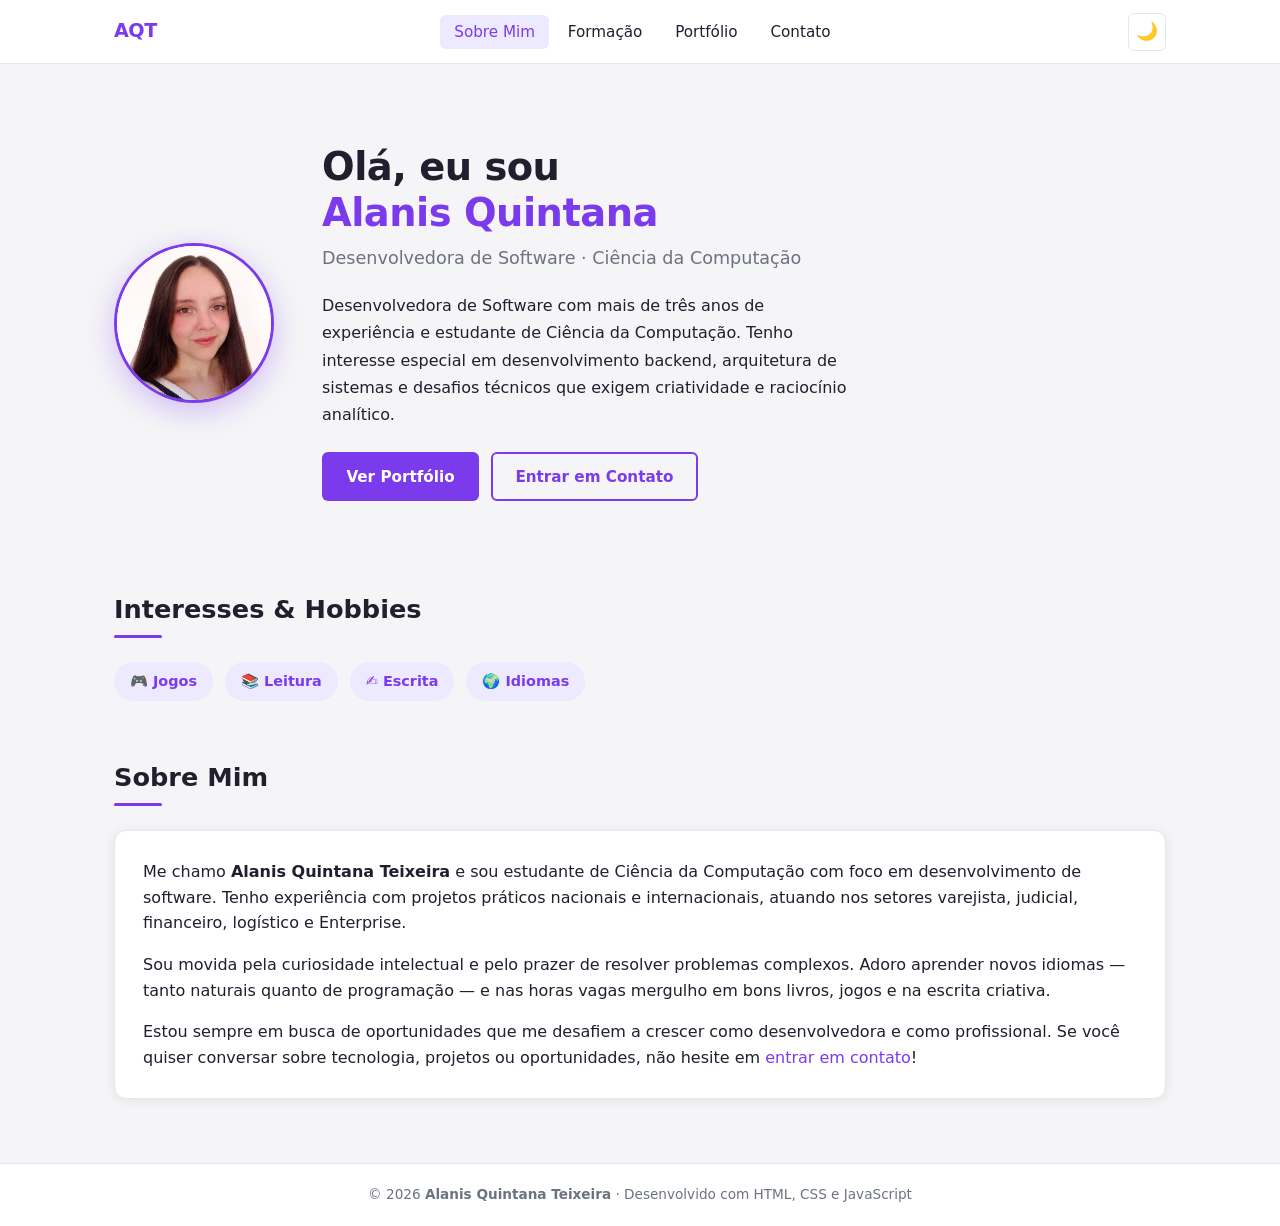
<file: index.html>
<!DOCTYPE html>
<html lang="pt-BR">
<head>
  <meta charset="UTF-8" />
  <meta name="viewport" content="width=device-width, initial-scale=1.0" />
  <meta name="description" content="Portfólio de Alanis Quintana Teixeira — Desenvolvedora de Software e estudante de Ciência da Computação." />
  <title>Alanis Quintana | Sobre Mim</title>
  <link rel="stylesheet" href="style.css" />
  <script>if(localStorage.getItem('theme')==='dark')document.documentElement.classList.add('dark-theme');</script>
</head>
<body>

  <!-- ==========================================
       NAVBAR — menu fixo presente em todas as páginas
       ========================================== -->
  <header>
    <nav class="navbar" aria-label="Navegação principal">
      <div class="nav-container">

        <!-- Logo com iniciais -->
        <a href="index.html" class="nav-logo" aria-label="Início">AQT</a>

        <!-- Links de navegação -->
        <ul class="nav-menu" id="nav-menu" role="list">
          <li><a href="index.html"     class="nav-link">Sobre Mim</a></li>
          <li><a href="formacao.html"  class="nav-link">Formação</a></li>
          <li><a href="portfolio.html" class="nav-link">Portfólio</a></li>
          <li><a href="contato.html"   class="nav-link">Contato</a></li>
        </ul>

        <div class="nav-controls">
          <!-- Botão de alternância de tema claro/escuro -->
          <button id="btn-theme" class="btn-theme" aria-label="Alternar tema claro/escuro">
            <span class="icon-sun"  aria-hidden="true">☀️</span>
            <span class="icon-moon" aria-hidden="true">🌙</span>
          </button>

          <!-- Botão hambúrguer — visível apenas em mobile -->
          <button
            id="nav-toggle"
            class="nav-toggle"
            aria-label="Abrir menu de navegação"
            aria-expanded="false"
            aria-controls="nav-menu"
          >
            <span></span>
            <span></span>
            <span></span>
          </button>
        </div>

      </div>
    </nav>
  </header>

  <!-- ==========================================
       CONTEÚDO PRINCIPAL
       ========================================== -->
  <main>
    <div class="container">

      <!-- ── Hero: apresentação ── -->
      <section class="hero" aria-labelledby="hero-name">

        <!-- Foto de perfil -->
        <img
          src="foto.jpg"
          alt="Foto de Alanis Quintana Teixeira"
          class="hero-avatar"
        />

        <div class="hero-content">
          <h1 id="hero-name">
            Olá, eu sou<br>
            <span>Alanis Quintana</span>
          </h1>
          <p class="hero-subtitle">Desenvolvedora de Software · Ciência da Computação</p>
          <p class="hero-desc">
            Desenvolvedora de Software com mais de três anos de experiência e estudante de Ciência da Computação.
            Tenho interesse especial em desenvolvimento backend,
            arquitetura de sistemas e desafios técnicos que exigem
            criatividade e raciocínio analítico.
          </p>
          <div class="hero-cta">
            <a href="portfolio.html" class="btn btn-primary">Ver Portfólio</a>
            <a href="contato.html"   class="btn btn-outline">Entrar em Contato</a>
          </div>
        </div>

      </section>

      <!-- ── Hobbies ── -->
      <section class="section" aria-labelledby="hobbies-title">
        <h2 class="section-title" id="hobbies-title">Interesses &amp; Hobbies</h2>
        <ul class="hobbies-list" role="list">
          <li class="hobby-tag">🎮 Jogos</li>
          <li class="hobby-tag">📚 Leitura</li>
          <li class="hobby-tag">✍️ Escrita</li>
          <li class="hobby-tag">🌍 Idiomas</li>
        </ul>
      </section>

      <!-- ── Sobre Mim ── -->
      <section class="section" aria-labelledby="about-title">
        <h2 class="section-title" id="about-title">Sobre Mim</h2>
        <div class="card" style="display:flex; flex-direction:column; gap:1rem;">
          <p>
            Me chamo <strong>Alanis Quintana Teixeira</strong> e sou estudante de
            Ciência da Computação com foco em desenvolvimento de software. Tenho
            experiência com projetos práticos nacionais e internacionais, atuando nos setores varejista, 
            judicial, financeiro, logístico e Enterprise.
          </p>
          <p>
            Sou movida pela curiosidade intelectual e pelo prazer de resolver
            problemas complexos. Adoro aprender novos idiomas — tanto naturais
            quanto de programação — e nas horas vagas mergulho em bons livros,
            jogos e na escrita criativa.
          </p>
          <p>
            Estou sempre em busca de oportunidades que me desafiem a crescer como
            desenvolvedora e como profissional. Se você quiser conversar sobre
            tecnologia, projetos ou oportunidades, não hesite em
            <a href="contato.html">entrar em contato</a>!
          </p>
        </div>
      </section>

    </div>
  </main>

  <!-- ==========================================
       FOOTER
       ========================================== -->
  <footer>
    <p>© 2026 <strong>Alanis Quintana Teixeira</strong> · Desenvolvido com HTML, CSS e JavaScript</p>
  </footer>

  <script src="script.js"></script>
</body>
</html>
</file>
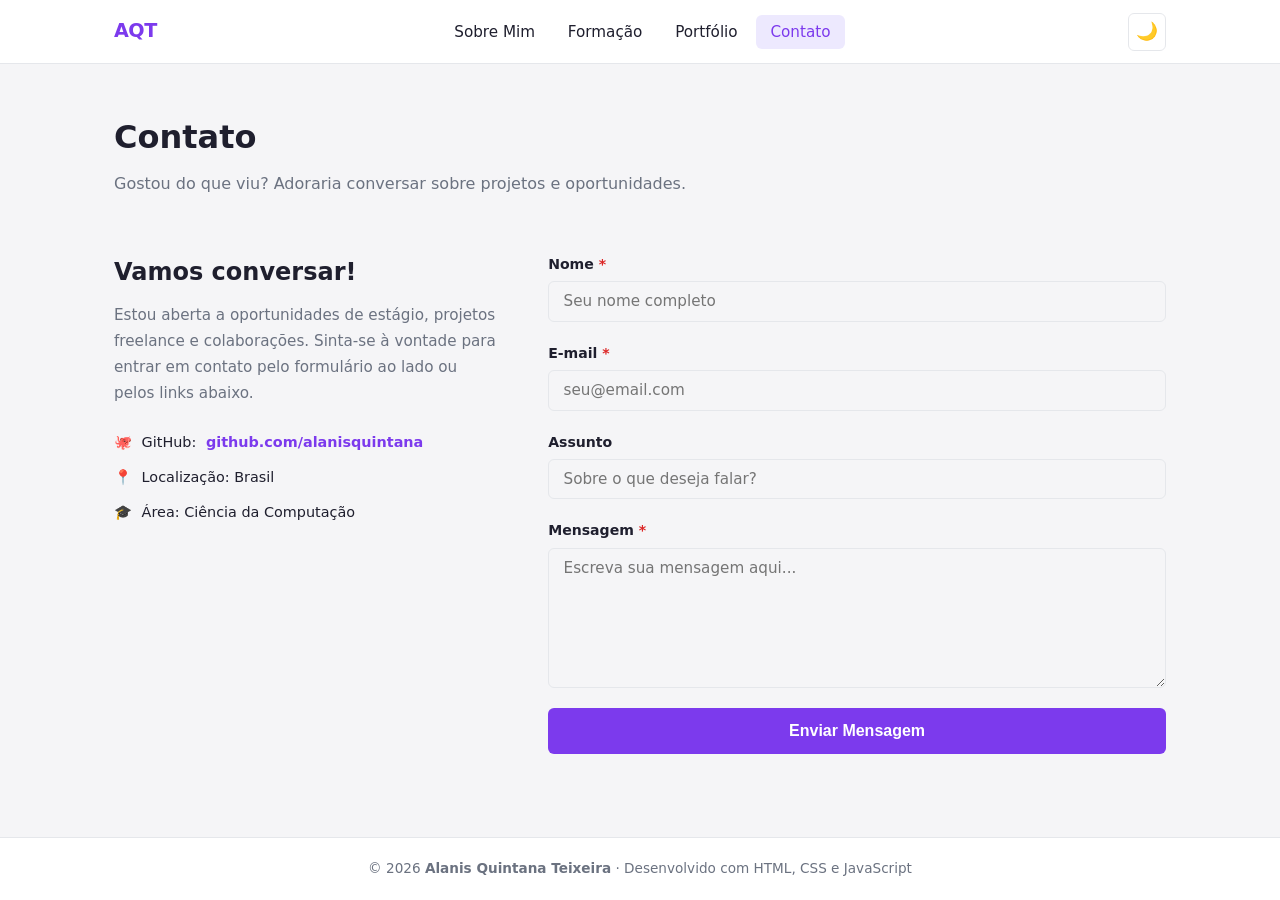
<file: contato.html>
<!DOCTYPE html>
<html lang="pt-BR">
<head>
  <meta charset="UTF-8" />
  <meta name="viewport" content="width=device-width, initial-scale=1.0" />
  <meta name="description" content="Entre em contato com Alanis Quintana Teixeira — Desenvolvedora de Software." />
  <title>Alanis Quintana | Contato</title>
  <link rel="stylesheet" href="style.css" />
  <script>if(localStorage.getItem('theme')==='dark')document.documentElement.classList.add('dark-theme');</script>
</head>
<body>

  <!-- ==========================================
       NAVBAR — menu fixo presente em todas as páginas
       ========================================== -->
  <header>
    <nav class="navbar" aria-label="Navegação principal">
      <div class="nav-container">

        <a href="index.html" class="nav-logo" aria-label="Início">AQT</a>

        <ul class="nav-menu" id="nav-menu" role="list">
          <li><a href="index.html"     class="nav-link">Sobre Mim</a></li>
          <li><a href="formacao.html"  class="nav-link">Formação</a></li>
          <li><a href="portfolio.html" class="nav-link">Portfólio</a></li>
          <li><a href="contato.html"   class="nav-link">Contato</a></li>
        </ul>

        <div class="nav-controls">
          <button id="btn-theme" class="btn-theme" aria-label="Alternar tema claro/escuro">
            <span class="icon-sun"  aria-hidden="true">☀️</span>
            <span class="icon-moon" aria-hidden="true">🌙</span>
          </button>
          <button
            id="nav-toggle"
            class="nav-toggle"
            aria-label="Abrir menu de navegação"
            aria-expanded="false"
            aria-controls="nav-menu"
          >
            <span></span>
            <span></span>
            <span></span>
          </button>
        </div>

      </div>
    </nav>
  </header>

  <!-- ==========================================
       CONTEÚDO PRINCIPAL
       ========================================== -->
  <main>
    <div class="container">

      <!-- Cabeçalho da página -->
      <section style="padding-top: 1rem;">
        <h1 style="font-size: 2rem; font-weight: 800;">Contato</h1>
        <p style="color: var(--color-text-muted); margin-top: 0.5rem; font-size: 1rem;">
          Gostou do que viu? Adoraria conversar sobre projetos e oportunidades.
        </p>
      </section>

      <!-- ── Layout: info à esquerda, formulário à direita ── -->
      <section class="section" aria-labelledby="contact-section-title">
        <h2 class="section-title" id="contact-section-title" style="display:none;">Formulário de Contato</h2>
        <div class="contact-layout">

          <!-- ── Informações de Contato ── -->
          <div class="contact-info">
            <h2>Vamos conversar!</h2>
            <p>
              Estou aberta a oportunidades de estágio, projetos freelance e
              colaborações. Sinta-se à vontade para entrar em contato pelo
              formulário ao lado ou pelos links abaixo.
            </p>

            <div class="contact-links" aria-label="Links de contato">
              <div class="contact-link-item">
                <span aria-hidden="true">🐙</span>
                <span>GitHub:</span>
                <a
                  href="https://github.com/alanisquintana"
                  target="_blank"
                  rel="noopener noreferrer"
                >
                  github.com/alanisquintana
                </a>
              </div>

              <div class="contact-link-item">
                <span aria-hidden="true">📍</span>
                <span>Localização: Brasil</span>
              </div>

              <div class="contact-link-item">
                <span aria-hidden="true">🎓</span>
                <span>Área: Ciência da Computação</span>
              </div>
            </div>
          </div>

          <!-- ── Formulário de Contato ── -->
          <!-- novalidate: desativa validação nativa do browser; usamos JS para controle total -->
          <form id="contact-form" novalidate aria-label="Formulário de contato">

            <!-- Campo: Nome -->
            <div class="form-group">
              <label class="form-label" for="nome">
                Nome <span aria-hidden="true" style="color: var(--color-error);">*</span>
              </label>
              <input
                type="text"
                id="nome"
                name="nome"
                class="form-input"
                placeholder="Seu nome completo"
                autocomplete="name"
                required
                aria-required="true"
                aria-describedby="nome-error"
              />
              <!-- Mensagem de erro inline — exibida via JS -->
              <span id="nome-error" class="field-error" role="alert"></span>
            </div>

            <!-- Campo: E-mail -->
            <div class="form-group">
              <label class="form-label" for="email">
                E-mail <span aria-hidden="true" style="color: var(--color-error);">*</span>
              </label>
              <input
                type="email"
                id="email"
                name="email"
                class="form-input"
                placeholder="seu@email.com"
                autocomplete="email"
                required
                aria-required="true"
                aria-describedby="email-error"
              />
              <span id="email-error" class="field-error" role="alert"></span>
            </div>

            <!-- Campo: Assunto (opcional) -->
            <div class="form-group">
              <label class="form-label" for="assunto">Assunto</label>
              <input
                type="text"
                id="assunto"
                name="assunto"
                class="form-input"
                placeholder="Sobre o que deseja falar?"
                autocomplete="off"
              />
            </div>

            <!-- Campo: Mensagem -->
            <div class="form-group">
              <label class="form-label" for="mensagem">
                Mensagem <span aria-hidden="true" style="color: var(--color-error);">*</span>
              </label>
              <textarea
                id="mensagem"
                name="mensagem"
                class="form-textarea"
                placeholder="Escreva sua mensagem aqui..."
                required
                aria-required="true"
                aria-describedby="mensagem-error"
              ></textarea>
              <span id="mensagem-error" class="field-error" role="alert"></span>
            </div>

            <!-- Botão de envio -->
            <button type="submit" id="btn-submit" class="btn btn-primary btn-submit">
              Enviar Mensagem
            </button>

            <!-- Área de feedback pós-submit (sucesso ou erro) -->
            <!-- aria-live="polite" garante que leitores de tela anunciem a mensagem -->
            <div
              id="form-feedback"
              class="form-feedback"
              role="status"
              aria-live="polite"
            ></div>

          </form>

        </div>
      </section>

    </div>
  </main>

  <!-- ==========================================
       FOOTER
       ========================================== -->
  <footer>
    <p>© 2026 <strong>Alanis Quintana Teixeira</strong> · Desenvolvido com HTML, CSS e JavaScript</p>
  </footer>

  <script src="script.js"></script>
</body>
</html>
</file>
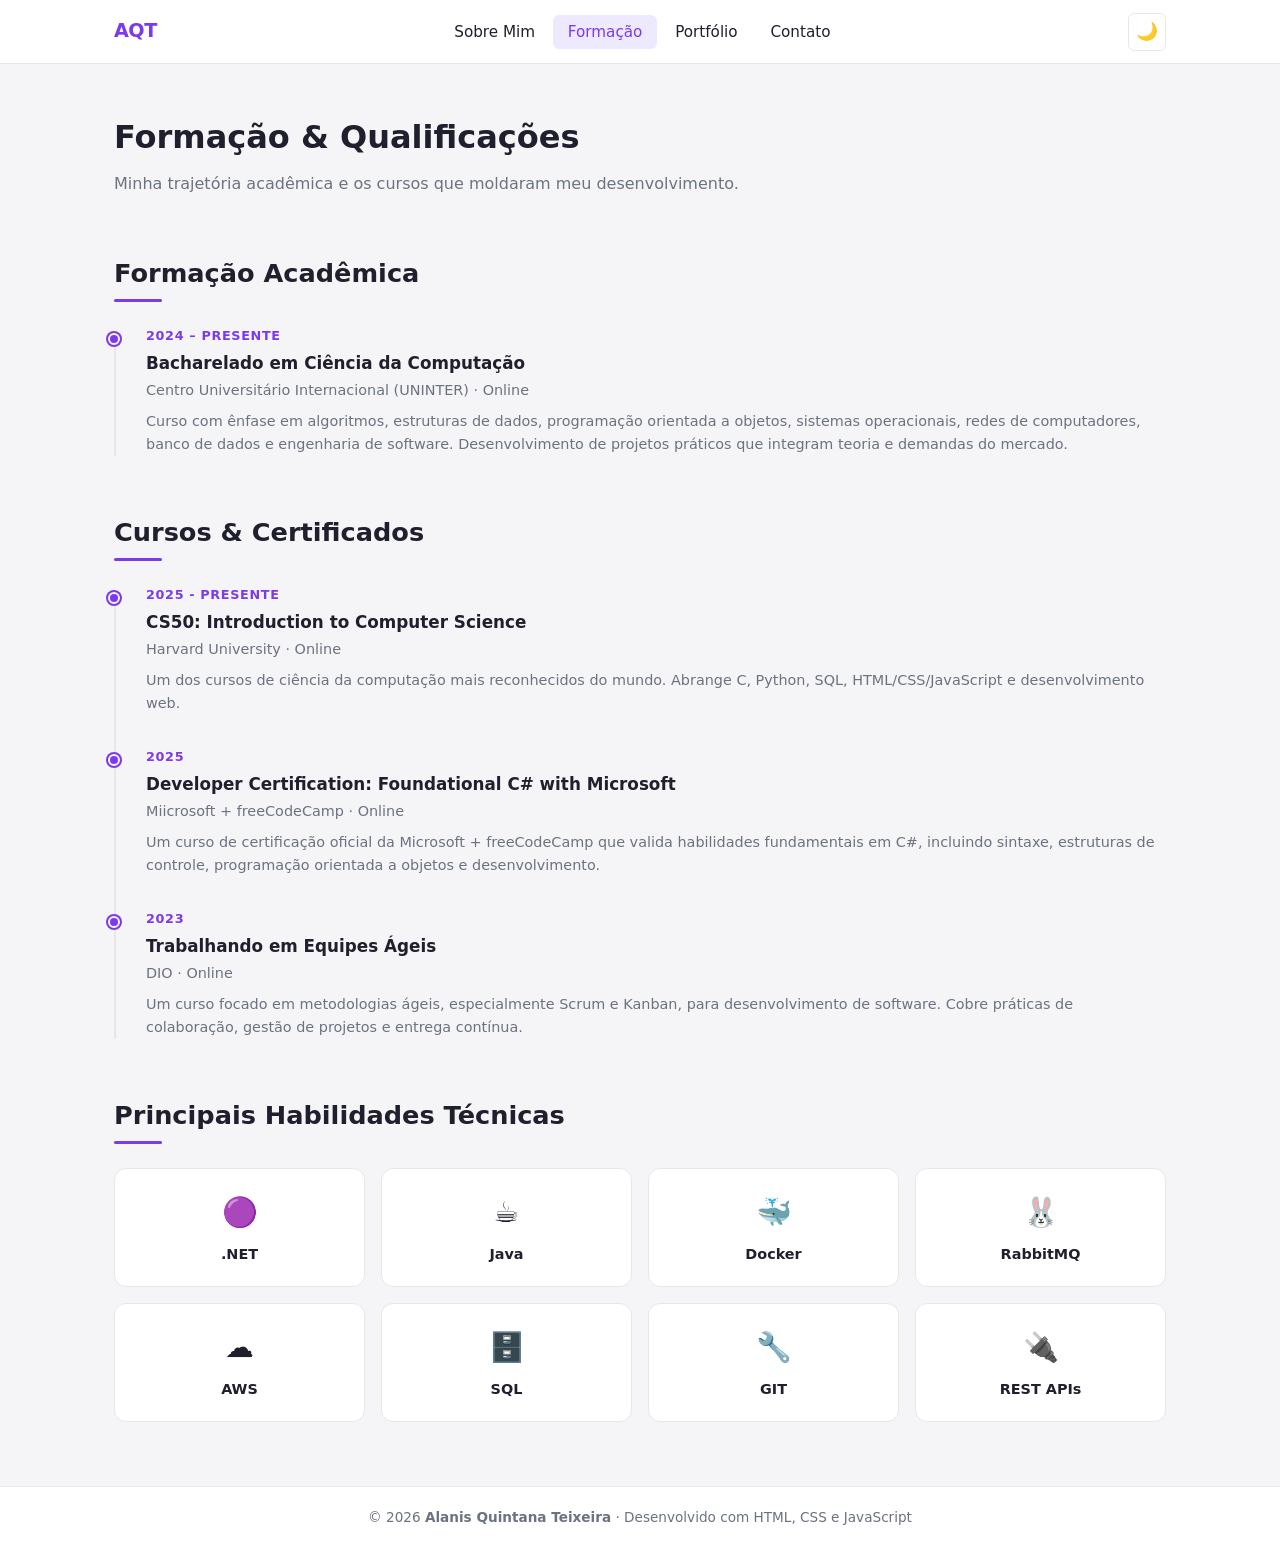
<file: formacao.html>
<!DOCTYPE html>
<html lang="pt-BR">
<head>
  <meta charset="UTF-8" />
  <meta name="viewport" content="width=device-width, initial-scale=1.0" />
  <meta name="description" content="Formação acadêmica e cursos de Alanis Quintana Teixeira — Ciência da Computação." />
  <title>Alanis Quintana | Formação</title>
  <link rel="stylesheet" href="style.css" />
  <script>if(localStorage.getItem('theme')==='dark')document.documentElement.classList.add('dark-theme');</script>
</head>
<body>

  <!-- ==========================================
       NAVBAR — menu fixo presente em todas as páginas
       ========================================== -->
  <header>
    <nav class="navbar" aria-label="Navegação principal">
      <div class="nav-container">

        <a href="index.html" class="nav-logo" aria-label="Início">AQT</a>

        <ul class="nav-menu" id="nav-menu" role="list">
          <li><a href="index.html"     class="nav-link">Sobre Mim</a></li>
          <li><a href="formacao.html"  class="nav-link">Formação</a></li>
          <li><a href="portfolio.html" class="nav-link">Portfólio</a></li>
          <li><a href="contato.html"   class="nav-link">Contato</a></li>
        </ul>

        <div class="nav-controls">
          <button id="btn-theme" class="btn-theme" aria-label="Alternar tema claro/escuro">
            <span class="icon-sun"  aria-hidden="true">☀️</span>
            <span class="icon-moon" aria-hidden="true">🌙</span>
          </button>
          <button
            id="nav-toggle"
            class="nav-toggle"
            aria-label="Abrir menu de navegação"
            aria-expanded="false"
            aria-controls="nav-menu"
          >
            <span></span>
            <span></span>
            <span></span>
          </button>
        </div>

      </div>
    </nav>
  </header>

  <!-- ==========================================
       CONTEÚDO PRINCIPAL
       ========================================== -->
  <main>
    <div class="container">

      <!-- Cabeçalho da página -->
      <section style="padding-top: 1rem;">
        <h1 style="font-size: 2rem; font-weight: 800;">Formação &amp; Qualificações</h1>
        <p style="color: var(--color-text-muted); margin-top: 0.5rem; font-size: 1rem;">
          Minha trajetória acadêmica e os cursos que moldaram meu desenvolvimento.
        </p>
      </section>

      <!-- ── Formação Acadêmica ── -->
      <section class="section" aria-labelledby="academic-title">
        <h2 class="section-title" id="academic-title">Formação Acadêmica</h2>
        <div class="timeline" role="list">

          <article class="timeline-item" role="listitem">
            <p class="timeline-period">2024 – Presente</p>
            <h3 class="timeline-title">Bacharelado em Ciência da Computação</h3>
            <p class="timeline-subtitle">Centro Universitário Internacional (UNINTER) · Online</p>
            <p class="timeline-desc">
              Curso com ênfase em algoritmos, estruturas de dados, programação orientada
              a objetos, sistemas operacionais, redes de computadores, banco de dados e
              engenharia de software. Desenvolvimento de projetos práticos que integram
              teoria e demandas do mercado.
            </p>
          </article>

        </div>
      </section>

      <!-- ── Cursos e Certificados ── -->
      <section class="section" aria-labelledby="courses-title">
        <h2 class="section-title" id="courses-title">Cursos &amp; Certificados</h2>
        <div class="timeline" role="list">

          <article class="timeline-item" role="listitem">
            <p class="timeline-period">2025 - Presente</p>
            <h3 class="timeline-title">CS50: Introduction to Computer Science</h3>
            <p class="timeline-subtitle">Harvard University · Online</p>
            <p class="timeline-desc">
              Um dos cursos de ciência da computação mais reconhecidos do mundo.
              Abrange C, Python, SQL, HTML/CSS/JavaScript e desenvolvimento web.
            </p>
          </article>

          <article class="timeline-item" role="listitem">
            <p class="timeline-period">2025</p>
            <h3 class="timeline-title">Developer Certification: Foundational C# with Microsoft</h3>
            <p class="timeline-subtitle">Miicrosoft + freeCodeCamp · Online</p>
            <p class="timeline-desc">
              Um curso de certificação oficial da Microsoft + freeCodeCamp que valida habilidades fundamentais em C#,
              incluindo sintaxe, estruturas de controle, programação orientada a objetos e desenvolvimento.
            </p>
          </article>

          <article class="timeline-item" role="listitem">
            <p class="timeline-period">2023</p>
            <h3 class="timeline-title">Trabalhando em Equipes Ágeis</h3>
            <p class="timeline-subtitle">DIO · Online</p>
            <p class="timeline-desc">
              Um curso focado em metodologias ágeis, especialmente Scrum e Kanban, para desenvolvimento de software.
              Cobre práticas de colaboração, gestão de projetos e entrega contínua.
            </p>
          </article>
        </div>
      </section>

      <!-- ── Habilidades Técnicas ── -->
      <section class="section" aria-labelledby="skills-title">
        <h2 class="section-title" id="skills-title">Principais Habilidades Técnicas</h2>
        <div class="skills-grid" role="list">

          <article class="skill-card" role="listitem">
            <div class="skill-icon" aria-hidden="true">🟣</div>
            <p class="skill-name">.NET</p>
          </article>

          <article class="skill-card" role="listitem">
            <div class="skill-icon" aria-hidden="true">☕</div>
            <p class="skill-name">Java</p>
          </article>

          <article class="skill-card" role="listitem">
            <div class="skill-icon" aria-hidden="true">🐳</div>
            <p class="skill-name">Docker</p>
          </article>

          <article class="skill-card" role="listitem">
            <div class="skill-icon" aria-hidden="true">🐰</div>
            <p class="skill-name">RabbitMQ</p>
          </article>

          <article class="skill-card" role="listitem">
            <div class="skill-icon" aria-hidden="true">☁️</div>
            <p class="skill-name">AWS</p>
          </article>

          <article class="skill-card" role="listitem">
            <div class="skill-icon" aria-hidden="true">🗄️</div>
            <p class="skill-name">SQL</p>
          </article>

          <article class="skill-card" role="listitem">
            <div class="skill-icon" aria-hidden="true">🔧</div>
            <p class="skill-name">GIT</p>
          </article>

          <article class="skill-card" role="listitem">
            <div class="skill-icon" aria-hidden="true">🔌</div>
            <p class="skill-name">REST APIs</p>
          </article>

        </div>
      </section>

    </div>
  </main>

  <!-- ==========================================
       FOOTER
       ========================================== -->
  <footer>
    <p>© 2026 <strong>Alanis Quintana Teixeira</strong> · Desenvolvido com HTML, CSS e JavaScript</p>
  </footer>

  <script src="script.js"></script>
</body>
</html>
</file>
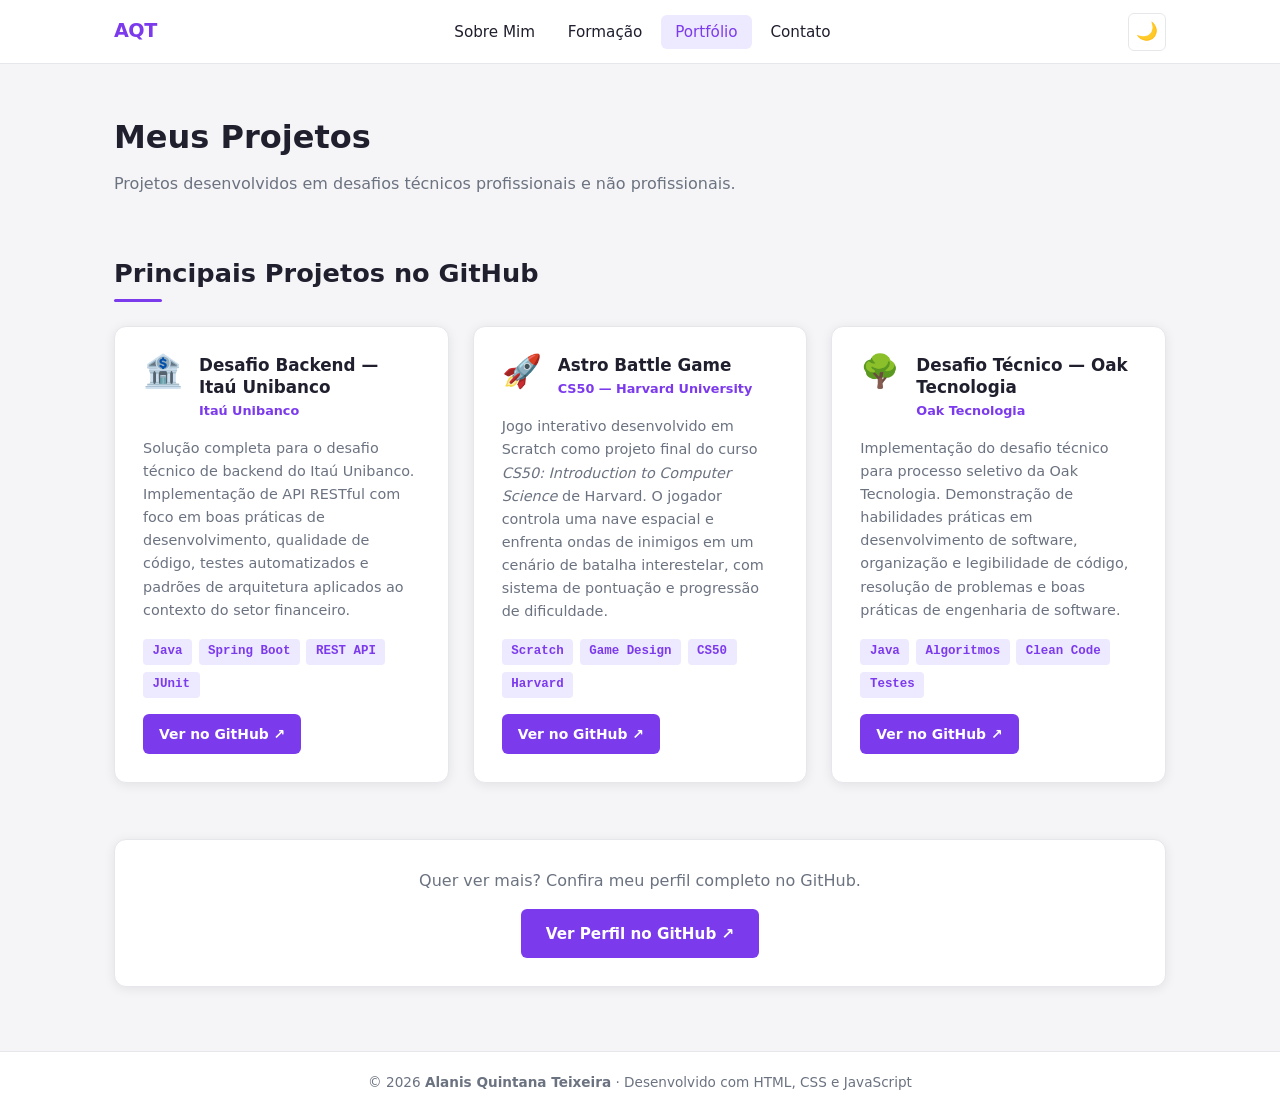
<file: portfolio.html>
<!DOCTYPE html>
<html lang="pt-BR">
<head>
  <meta charset="UTF-8" />
  <meta name="viewport" content="width=device-width, initial-scale=1.0" />
  <meta name="description" content="Projetos de desenvolvimento de software de Alanis Quintana Teixeira." />
  <title>Alanis Quintana | Portfólio</title>
  <link rel="stylesheet" href="style.css" />
  <script>if(localStorage.getItem('theme')==='dark')document.documentElement.classList.add('dark-theme');</script>
</head>
<body>

  <!-- ==========================================
       NAVBAR — menu fixo presente em todas as páginas
       ========================================== -->
  <header>
    <nav class="navbar" aria-label="Navegação principal">
      <div class="nav-container">

        <a href="index.html" class="nav-logo" aria-label="Início">AQT</a>

        <ul class="nav-menu" id="nav-menu" role="list">
          <li><a href="index.html"     class="nav-link">Sobre Mim</a></li>
          <li><a href="formacao.html"  class="nav-link">Formação</a></li>
          <li><a href="portfolio.html" class="nav-link">Portfólio</a></li>
          <li><a href="contato.html"   class="nav-link">Contato</a></li>
        </ul>

        <div class="nav-controls">
          <button id="btn-theme" class="btn-theme" aria-label="Alternar tema claro/escuro">
            <span class="icon-sun"  aria-hidden="true">☀️</span>
            <span class="icon-moon" aria-hidden="true">🌙</span>
          </button>
          <button
            id="nav-toggle"
            class="nav-toggle"
            aria-label="Abrir menu de navegação"
            aria-expanded="false"
            aria-controls="nav-menu"
          >
            <span></span>
            <span></span>
            <span></span>
          </button>
        </div>

      </div>
    </nav>
  </header>

  <!-- ==========================================
       CONTEÚDO PRINCIPAL
       ========================================== -->
  <main>
    <div class="container">

      <!-- Cabeçalho da página -->
      <section style="padding-top: 1rem;">
        <h1 style="font-size: 2rem; font-weight: 800;">Meus Projetos</h1>
        <p style="color: var(--color-text-muted); margin-top: 0.5rem; font-size: 1rem;">
          Projetos desenvolvidos em desafios técnicos profissionais e não profissionais.
        </p>
      </section>

      <!-- ── Cards de Projeto ── -->
      <section class="section" aria-labelledby="projects-title">
        <h2 class="section-title" id="projects-title">Principais Projetos no GitHub</h2>
        <div class="projects-grid" role="list">

          <!-- ── Projeto 1: Itaú Backend ── -->
          <article class="project-card" role="listitem">
            <div class="project-header">
              <div class="project-icon" aria-hidden="true">🏦</div>
              <div>
                <h3 class="project-title">Desafio Backend — Itaú Unibanco</h3>
                <p class="project-org">Itaú Unibanco</p>
              </div>
            </div>

            <p class="project-desc">
              Solução completa para o desafio técnico de backend do Itaú Unibanco.
              Implementação de API RESTful com foco em boas práticas de desenvolvimento,
              qualidade de código, testes automatizados e padrões de arquitetura aplicados
              ao contexto do setor financeiro.
            </p>

            <div class="project-tags">
              <span class="project-tag">Java</span>
              <span class="project-tag">Spring Boot</span>
              <span class="project-tag">REST API</span>
              <span class="project-tag">JUnit</span>
            </div>

            <!-- Link para o repositório no GitHub — abre em nova aba com segurança -->
            <a
              href="https://github.com/alanisquintana/desafio-itau-backend"
              class="project-link"
              target="_blank"
              rel="noopener noreferrer"
              aria-label="Ver projeto Desafio Itaú no GitHub (abre em nova aba)"
            >
              Ver no GitHub ↗
            </a>
          </article>

          <!-- ── Projeto 2: Astro Battle Game (CS50) ── -->
          <article class="project-card" role="listitem">
            <div class="project-header">
              <div class="project-icon" aria-hidden="true">🚀</div>
              <div>
                <h3 class="project-title">Astro Battle Game</h3>
                <p class="project-org">CS50 — Harvard University</p>
              </div>
            </div>

            <p class="project-desc">
              Jogo interativo desenvolvido em Scratch como projeto final do curso
              <em>CS50: Introduction to Computer Science</em> de Harvard. O jogador
              controla uma nave espacial e enfrenta ondas de inimigos em um cenário
              de batalha interestelar, com sistema de pontuação e progressão de
              dificuldade.
            </p>

            <div class="project-tags">
              <span class="project-tag">Scratch</span>
              <span class="project-tag">Game Design</span>
              <span class="project-tag">CS50</span>
              <span class="project-tag">Harvard</span>
            </div>

            <a
              href="https://github.com/alanisquintana/astro-battle-game-harvard"
              class="project-link"
              target="_blank"
              rel="noopener noreferrer"
              aria-label="Ver projeto Astro Battle Game no GitHub (abre em nova aba)"
            >
              Ver no GitHub ↗
            </a>
          </article>

          <!-- ── Projeto 3: Oak Challenge ── -->
          <article class="project-card" role="listitem">
            <div class="project-header">
              <div class="project-icon" aria-hidden="true">🌳</div>
              <div>
                <h3 class="project-title">Desafio Técnico — Oak Tecnologia</h3>
                <p class="project-org">Oak Tecnologia</p>
              </div>
            </div>

            <p class="project-desc">
              Implementação do desafio técnico para processo seletivo da Oak Tecnologia.
              Demonstração de habilidades práticas em desenvolvimento de software,
              organização e legibilidade de código, resolução de problemas e boas
              práticas de engenharia de software.
            </p>

            <div class="project-tags">
              <span class="project-tag">Java</span>
              <span class="project-tag">Algoritmos</span>
              <span class="project-tag">Clean Code</span>
              <span class="project-tag">Testes</span>
            </div>

            <a
              href="https://github.com/alanisquintana/oak-challenge"
              class="project-link"
              target="_blank"
              rel="noopener noreferrer"
              aria-label="Ver projeto Oak Challenge no GitHub (abre em nova aba)"
            >
              Ver no GitHub ↗
            </a>
          </article>

        </div>
      </section>

      <!-- ── Call-to-action: perfil completo no GitHub ── -->
      <section class="section">
        <div class="card" style="text-align: center;">
          <p style="font-size: 1rem; color: var(--color-text-muted);">
            Quer ver mais? Confira meu perfil completo no GitHub.
          </p>
          <a
            href="https://github.com/alanisquintana"
            class="btn btn-primary"
            target="_blank"
            rel="noopener noreferrer"
            style="margin-top: 1rem; display: inline-flex;"
            aria-label="Ver perfil completo no GitHub (abre em nova aba)"
          >
            Ver Perfil no GitHub ↗
          </a>
        </div>
      </section>

    </div>
  </main>

  <!-- ==========================================
       FOOTER
       ========================================== -->
  <footer>
    <p>© 2026 <strong>Alanis Quintana Teixeira</strong> · Desenvolvido com HTML, CSS e JavaScript</p>
  </footer>

  <script src="script.js"></script>
</body>
</html>
</file>
<file: style.css>
/* ==========================================
   style.css — Portfólio de Alanis Quintana Teixeira
   Tema claro/escuro via custom properties CSS.
   Mobile-first; breakpoint principal: 768px.
   ========================================== */

/* ==========================================
   VARIÁVEIS — TEMA CLARO (padrão)
   ========================================== */
:root {
  /* Cores */
  --color-bg:            #f5f5f7;
  --color-surface:       #ffffff;
  --color-primary:       #7c3aed;       /* Roxo/violeta principal */
  --color-primary-dark:  #5b21b6;
  --color-primary-light: #ede9fe;
  --color-text:          #1f1f2e;
  --color-text-muted:    #6b7280;
  --color-border:        #e5e7eb;
  --color-shadow:        rgba(0, 0, 0, 0.08);
  --color-nav-bg:        rgba(255, 255, 255, 0.95);
  --color-error:         #dc2626;
  --color-success:       #16a34a;

  /* Tipografia */
  --font-sans: 'Segoe UI', system-ui, -apple-system, sans-serif;
  --font-mono: 'Consolas', 'Courier New', monospace;

  /* Layout */
  --nav-height: 64px;
  --radius:     12px;
  --radius-sm:  6px;
  --transition: 0.3s ease;
}

/* ==========================================
   TEMA ESCURO — sobrescreve as variáveis de cor
   Aplicado via script inline no <head> em html.dark-theme
   para evitar flash de tema incorreto (FOUC).
   ========================================== */
html.dark-theme {
  --color-bg:            #0f0f1a;
  --color-surface:       #1a1a2e;
  --color-primary:       #a78bfa;
  --color-primary-dark:  #7c3aed;
  --color-primary-light: #2e1065;
  --color-text:          #f1f0ff;
  --color-text-muted:    #a1a1aa;
  --color-border:        #2d2d4e;
  --color-shadow:        rgba(0, 0, 0, 0.3);
  --color-nav-bg:        rgba(15, 15, 26, 0.95);
}

/* ==========================================
   RESET BÁSICO
   ========================================== */
*, *::before, *::after {
  box-sizing: border-box;
  margin: 0;
  padding: 0;
}

html { scroll-behavior: smooth; }

body {
  font-family: var(--font-sans);
  background-color: var(--color-bg);
  color: var(--color-text);
  line-height: 1.6;
  min-height: 100vh;
  display: flex;
  flex-direction: column;
  /* Transição suave ao trocar de tema */
  transition: background-color var(--transition), color var(--transition);
}

a {
  color: var(--color-primary);
  text-decoration: none;
  transition: color var(--transition);
}
a:hover { color: var(--color-primary-dark); }

img { max-width: 100%; display: block; }
ul  { list-style: none; }

/* ==========================================
   NAVBAR — fixa no topo em todas as páginas
   ========================================== */
.navbar {
  position: fixed;
  top: 0; left: 0; right: 0;
  height: var(--nav-height);
  background-color: var(--color-nav-bg);
  backdrop-filter: blur(10px);
  -webkit-backdrop-filter: blur(10px);
  border-bottom: 1px solid var(--color-border);
  z-index: 1000;
  transition: background-color var(--transition), border-color var(--transition);
}

.nav-container {
  max-width: 1100px;
  margin: 0 auto;
  padding: 0 1.5rem;
  height: 100%;
  display: flex;
  align-items: center;
  justify-content: space-between;
}

/* Logo */
.nav-logo {
  font-size: 1.2rem;
  font-weight: 700;
  color: var(--color-primary);
  letter-spacing: -0.5px;
}
.nav-logo:hover { color: var(--color-primary-dark); }

/* Links de navegação */
.nav-menu {
  display: flex;
  align-items: center;
  gap: 0.25rem;
}

.nav-link {
  padding: 0.5rem 0.9rem;
  border-radius: var(--radius-sm);
  font-size: 0.95rem;
  font-weight: 500;
  color: var(--color-text);
  transition: background-color var(--transition), color var(--transition);
}
.nav-link:hover,
.nav-link.active {
  background-color: var(--color-primary-light);
  color: var(--color-primary);
}

/* Controles da navbar (tema + hambúrguer) */
.nav-controls {
  display: flex;
  align-items: center;
  gap: 0.5rem;
}

/* Botão de alternância de tema */
.btn-theme {
  background: none;
  border: 1px solid var(--color-border);
  border-radius: var(--radius-sm);
  width: 38px;
  height: 38px;
  cursor: pointer;
  font-size: 1.1rem;
  color: var(--color-text);
  display: flex;
  align-items: center;
  justify-content: center;
  transition: background-color var(--transition), border-color var(--transition), color var(--transition);
}
.btn-theme:hover {
  background-color: var(--color-primary-light);
  border-color: var(--color-primary);
  color: var(--color-primary);
}

/* Ícones de tema — JS alterna entre ☀️ e 🌙 via classe .dark-theme */
.btn-theme .icon-sun  { display: none;   }
.btn-theme .icon-moon { display: inline; }
html.dark-theme .btn-theme .icon-sun  { display: inline; }
html.dark-theme .btn-theme .icon-moon { display: none;   }

/* ── Botão Hambúrguer — visível apenas em mobile ── */
.nav-toggle {
  display: none; /* Oculto em desktop; exibido via media query */
  flex-direction: column;
  justify-content: space-between;
  width: 26px;
  height: 20px;
  background: none;
  border: none;
  cursor: pointer;
  padding: 0;
}

.nav-toggle span {
  display: block;
  width: 100%;
  height: 2px;
  background-color: var(--color-text);
  border-radius: 2px;
  transition: transform var(--transition), opacity var(--transition);
}

/* Animação hambúrguer → X quando o menu está aberto */
.nav-toggle.open span:nth-child(1) { transform: translateY(9px) rotate(45deg);  }
.nav-toggle.open span:nth-child(2) { opacity: 0; transform: scaleX(0);          }
.nav-toggle.open span:nth-child(3) { transform: translateY(-9px) rotate(-45deg);}

/* ==========================================
   LAYOUT PRINCIPAL
   ========================================== */
main {
  flex: 1;
  /* Compensa a altura da navbar fixa */
  padding-top: calc(var(--nav-height) + 2rem);
  padding-bottom: 4rem;
}

.container {
  max-width: 1100px;
  margin: 0 auto;
  padding: 0 1.5rem;
}

/* ==========================================
   HERO — Seção de Apresentação (index.html)
   ========================================== */
.hero {
  display: flex;
  align-items: center;
  gap: 3rem;
  padding: 3rem 0 2rem;
}

/* Foto de perfil circular */
.hero-avatar {
  flex-shrink: 0;
  width: 160px;
  height: 160px;
  border-radius: 50%;
  object-fit: cover;        /* garante que a foto preencha sem distorcer */
  object-position: center top; /* foca na parte superior (rosto) */
  box-shadow: 0 8px 30px rgba(124, 58, 237, 0.3);
  border: 3px solid var(--color-primary);
}

.hero-content h1 {
  font-size: 2.4rem;
  font-weight: 800;
  line-height: 1.2;
  letter-spacing: -0.5px;
}
.hero-content h1 span { color: var(--color-primary); }

.hero-subtitle {
  margin-top: 0.5rem;
  font-size: 1.1rem;
  color: var(--color-text-muted);
  font-weight: 500;
}

.hero-desc {
  margin-top: 1.25rem;
  font-size: 1rem;
  line-height: 1.7;
  max-width: 540px;
}

.hero-cta {
  margin-top: 1.5rem;
  display: flex;
  gap: 0.75rem;
  flex-wrap: wrap;
}

/* ==========================================
   BOTÕES
   ========================================== */
.btn {
  display: inline-flex;
  align-items: center;
  gap: 0.4rem;
  padding: 0.65rem 1.4rem;
  border-radius: var(--radius-sm);
  font-size: 0.95rem;
  font-weight: 600;
  cursor: pointer;
  border: 2px solid transparent;
  transition: background-color var(--transition), color var(--transition), border-color var(--transition), transform 0.15s;
}
.btn:hover { transform: translateY(-2px); }

.btn-primary { background-color: var(--color-primary); color: #ffffff; }
.btn-primary:hover { background-color: var(--color-primary-dark); color: #ffffff; }

.btn-outline { background-color: transparent; border-color: var(--color-primary); color: var(--color-primary); }
.btn-outline:hover { background-color: var(--color-primary-light); }

/* ==========================================
   CARDS GENÉRICOS
   ========================================== */
.card {
  background-color: var(--color-surface);
  border: 1px solid var(--color-border);
  border-radius: var(--radius);
  padding: 1.75rem;
  box-shadow: 0 2px 12px var(--color-shadow);
  transition: background-color var(--transition), border-color var(--transition),
              box-shadow var(--transition), transform 0.2s;
}
.card:hover {
  box-shadow: 0 6px 24px var(--color-shadow);
  transform: translateY(-3px);
}

/* ==========================================
   SEÇÕES GENÉRICAS
   ========================================== */
.section { margin-top: 3.5rem; }

.section-title {
  font-size: 1.6rem;
  font-weight: 700;
  margin-bottom: 1.5rem;
  position: relative;
  padding-bottom: 0.5rem;
}
/* Linha decorativa abaixo do título de seção */
.section-title::after {
  content: '';
  position: absolute;
  bottom: 0; left: 0;
  width: 3rem;
  height: 3px;
  background-color: var(--color-primary);
  border-radius: 2px;
}

/* ==========================================
   HOBBIES / TAGS
   ========================================== */
.hobbies-list {
  display: flex;
  flex-wrap: wrap;
  gap: 0.75rem;
}

.hobby-tag {
  display: inline-flex;
  align-items: center;
  gap: 0.4rem;
  padding: 0.5rem 1rem;
  background-color: var(--color-primary-light);
  color: var(--color-primary);
  border-radius: 999px;
  font-size: 0.9rem;
  font-weight: 600;
  transition: background-color var(--transition), color var(--transition);
}

/* ==========================================
   FORMAÇÃO — Timeline Vertical
   ========================================== */
.timeline {
  position: relative;
  padding-left: 2rem;
}
/* Linha vertical da timeline */
.timeline::before {
  content: '';
  position: absolute;
  left: 0; top: 0.4rem; bottom: 0;
  width: 2px;
  background-color: var(--color-border);
}

.timeline-item {
  position: relative;
  margin-bottom: 2rem;
}
/* Bolinha marcadora na timeline */
.timeline-item::before {
  content: '';
  position: absolute;
  left: -2.375rem;
  top: 0.45rem;
  width: 12px;
  height: 12px;
  border-radius: 50%;
  background-color: var(--color-primary);
  border: 2px solid var(--color-bg);
  box-shadow: 0 0 0 2px var(--color-primary);
}

.timeline-period {
  font-size: 0.8rem;
  font-weight: 600;
  text-transform: uppercase;
  letter-spacing: 0.05em;
  color: var(--color-primary);
  margin-bottom: 0.25rem;
}
.timeline-title    { font-size: 1.05rem; font-weight: 700; }
.timeline-subtitle { font-size: 0.9rem; color: var(--color-text-muted); margin-top: 0.1rem; }
.timeline-desc     { margin-top: 0.5rem; font-size: 0.9rem; color: var(--color-text-muted); line-height: 1.6; }

/* ==========================================
   HABILIDADES / SKILLS GRID
   ========================================== */
.skills-grid {
  display: grid;
  grid-template-columns: repeat(auto-fill, minmax(200px, 1fr));
  gap: 1rem;
}

.skill-card {
  background-color: var(--color-surface);
  border: 1px solid var(--color-border);
  border-radius: var(--radius);
  padding: 1.25rem;
  text-align: center;
  transition: background-color var(--transition), border-color var(--transition), transform 0.2s;
}
.skill-card:hover {
  border-color: var(--color-primary);
  transform: translateY(-2px);
}
.skill-icon { font-size: 1.8rem; margin-bottom: 0.5rem; }
.skill-name { font-size: 0.9rem; font-weight: 600; color: var(--color-text); }

/* ==========================================
   PORTFÓLIO — Cards de Projeto
   ========================================== */
.projects-grid {
  display: grid;
  grid-template-columns: repeat(auto-fill, minmax(300px, 1fr));
  gap: 1.5rem;
}

.project-card {
  background-color: var(--color-surface);
  border: 1px solid var(--color-border);
  border-radius: var(--radius);
  padding: 1.75rem;
  display: flex;
  flex-direction: column;
  gap: 1rem;
  box-shadow: 0 2px 12px var(--color-shadow);
  transition: background-color var(--transition), border-color var(--transition),
              box-shadow var(--transition), transform 0.2s;
}
.project-card:hover {
  border-color: var(--color-primary);
  box-shadow: 0 8px 30px var(--color-shadow);
  transform: translateY(-4px);
}

.project-header     { display: flex; align-items: flex-start; gap: 1rem; }
.project-icon       { font-size: 2rem; line-height: 1; flex-shrink: 0; }
.project-title      { font-size: 1.05rem; font-weight: 700; line-height: 1.3; }
.project-org        { font-size: 0.8rem; color: var(--color-primary); font-weight: 600; margin-top: 0.15rem; }
.project-desc       { font-size: 0.9rem; color: var(--color-text-muted); line-height: 1.6; flex: 1; }

.project-tags       { display: flex; flex-wrap: wrap; gap: 0.4rem; }
.project-tag {
  padding: 0.2rem 0.6rem;
  background-color: var(--color-primary-light);
  color: var(--color-primary);
  border-radius: 4px;
  font-size: 0.78rem;
  font-weight: 600;
  font-family: var(--font-mono);
  transition: background-color var(--transition), color var(--transition);
}

.project-link {
  display: inline-flex;
  align-items: center;
  gap: 0.4rem;
  padding: 0.55rem 1rem;
  background-color: var(--color-primary);
  color: #ffffff;
  border-radius: var(--radius-sm);
  font-size: 0.87rem;
  font-weight: 600;
  align-self: flex-start;
  transition: background-color var(--transition), transform 0.15s;
}
.project-link:hover {
  background-color: var(--color-primary-dark);
  color: #ffffff;
  transform: translateY(-1px);
}

/* ==========================================
   FORMULÁRIO DE CONTATO
   ========================================== */
.contact-layout {
  display: grid;
  grid-template-columns: 1fr 1.6fr;
  gap: 3rem;
  align-items: start;
}

.contact-info h2    { font-size: 1.5rem; font-weight: 700; margin-bottom: 0.75rem; }
.contact-info p     { color: var(--color-text-muted); font-size: 0.95rem; line-height: 1.7; }

.contact-links      { margin-top: 1.5rem; display: flex; flex-direction: column; gap: 0.75rem; }
.contact-link-item  { display: flex; align-items: center; gap: 0.6rem; font-size: 0.9rem; color: var(--color-text); }
.contact-link-item a{ font-weight: 600; }

.form-group   { display: flex; flex-direction: column; gap: 0.35rem; margin-bottom: 1.25rem; }
.form-label   { font-size: 0.88rem; font-weight: 600; color: var(--color-text); }

.form-input,
.form-textarea {
  width: 100%;
  padding: 0.65rem 0.9rem;
  background-color: var(--color-bg);
  border: 1px solid var(--color-border);
  border-radius: var(--radius-sm);
  color: var(--color-text);
  font-family: var(--font-sans);
  font-size: 0.95rem;
  transition: border-color var(--transition), background-color var(--transition);
  outline: none;
}
.form-input:focus,
.form-textarea:focus {
  border-color: var(--color-primary);
  box-shadow: 0 0 0 3px rgba(124, 58, 237, 0.12);
}

/* Estado de erro no campo */
.form-input.error,
.form-textarea.error { border-color: var(--color-error); }

.form-textarea { resize: vertical; min-height: 140px; }

/* Mensagem de erro inline abaixo do campo */
.field-error         { font-size: 0.8rem; color: var(--color-error); display: none; }
.field-error.visible { display: block; }

/* Feedback após submit */
.form-feedback {
  padding: 0.9rem 1.25rem;
  border-radius: var(--radius-sm);
  font-size: 0.9rem;
  font-weight: 600;
  display: none;
  margin-top: 1rem;
}
.form-feedback.success {
  background-color: #dcfce7;
  color: #166534;
  border: 1px solid #bbf7d0;
  display: block;
}
/* Tema escuro: ajusta as cores do feedback */
html.dark-theme .form-feedback.success {
  background-color: #14532d;
  color: #86efac;
  border-color: #166534;
}

.btn-submit           { width: 100%; padding: 0.75rem; justify-content: center; font-size: 1rem; }
.btn-submit:disabled  { opacity: 0.7; cursor: not-allowed; transform: none; }

/* ==========================================
   FOOTER
   ========================================== */
footer {
  background-color: var(--color-surface);
  border-top: 1px solid var(--color-border);
  padding: 1.25rem 0;
  text-align: center;
  font-size: 0.85rem;
  color: var(--color-text-muted);
  transition: background-color var(--transition), border-color var(--transition);
}
footer a { color: var(--color-primary); font-weight: 500; }

/* ==========================================
   RESPONSIVO — MOBILE (< 768px)
   ========================================== */
@media (max-width: 768px) {
  /* Exibe o botão hambúrguer em mobile */
  .nav-toggle { display: flex; }

  /* Menu de navegação vira dropdown em mobile */
  .nav-menu {
    position: absolute;
    top: var(--nav-height);
    left: 0; right: 0;
    background-color: var(--color-nav-bg);
    backdrop-filter: blur(10px);
    border-bottom: 1px solid var(--color-border);
    flex-direction: column;
    align-items: stretch;
    padding: 0.75rem 1rem 1rem;
    gap: 0.25rem;
    /* Oculto por padrão — transição suave via max-height */
    max-height: 0;
    overflow: hidden;
    opacity: 0;
    pointer-events: none;
    transition: max-height 0.35s ease, opacity 0.25s ease;
  }
  /* Menu aberto — classe adicionada via JS */
  .nav-menu.open {
    max-height: 400px;
    opacity: 1;
    pointer-events: auto;
  }

  .nav-link { padding: 0.7rem 1rem; }

  /* Hero em coluna única no mobile */
  .hero {
    flex-direction: column;
    text-align: center;
    gap: 1.5rem;
    padding-top: 1.5rem;
  }
  .hero-avatar       { width: 120px; height: 120px; margin: 0 auto; }
  .hero-content h1   { font-size: 1.8rem; }
  .hero-desc         { max-width: 100%; }
  .hero-cta          { justify-content: center; }

  /* Layout do contato em coluna única */
  .contact-layout    { grid-template-columns: 1fr; gap: 2rem; }

  /* Projetos em coluna única */
  .projects-grid     { grid-template-columns: 1fr; }
  .skills-grid       { grid-template-columns: repeat(auto-fill, minmax(140px, 1fr)); }
}
</file>
